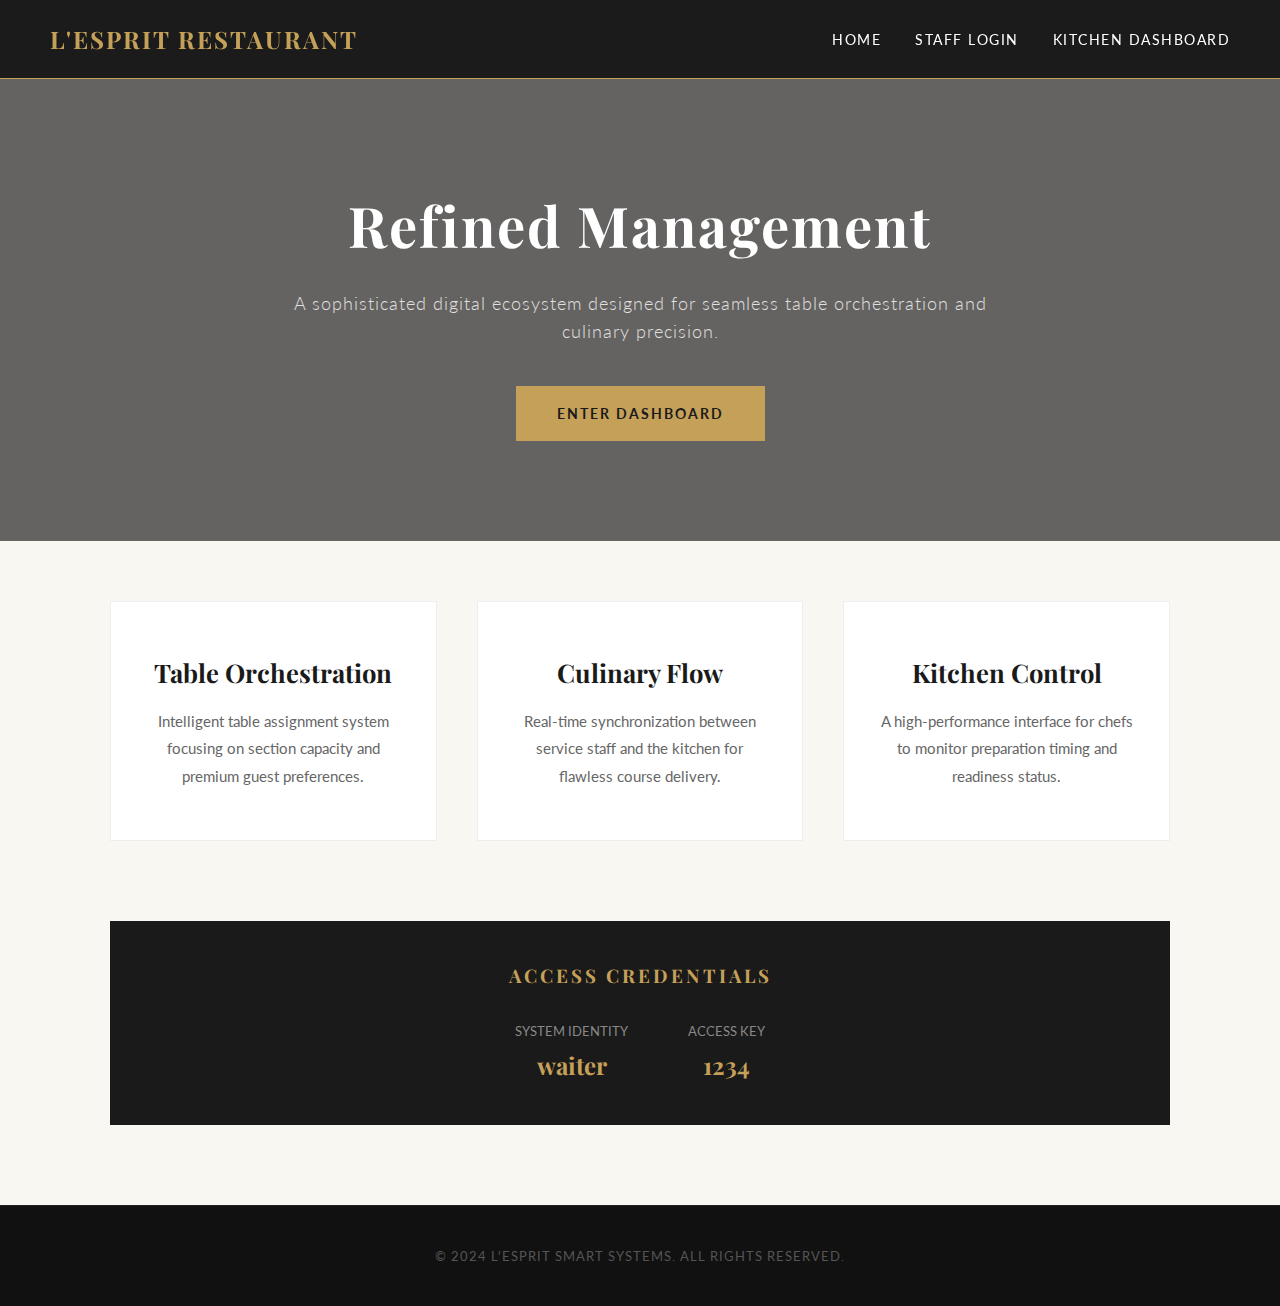
<file: index.html>
<!doctype html>
<html lang="en">
<head>
  <meta charset="utf-8" />
  <title>Smart Restaurant - Management System</title>
  <meta name="viewport" content="width=device-width,initial-scale=1" />
  <link href="https://fonts.googleapis.com/css2?family=Lato:wght@300;400;700&family=Playfair+Display:ital,wght@0,400;0,700;1,400&display=swap" rel="stylesheet">
  <link rel="stylesheet" href="style.css">
</head>
<body>

  <nav>
    <div class="brand">L'ESPRIT RESTAURANT</div>
    <div class="nav-links">
      <a href="index.html">Home</a>
      <a href="login.html">Staff Login</a>
      <a href="kitchen.html">Kitchen Dashboard</a>
    </div>
  </nav>

  <div class="hero">
    <h1>Refined Management</h1>
    <p>A sophisticated digital ecosystem designed for seamless table orchestration and culinary precision.</p>
    <a href="login.html" class="btn">Enter Dashboard</a>
  </div>

  <div class="container">
    <div class="features">
      <div class="feature-card">
        <h2>Table Orchestration</h2>
        <p>Intelligent table assignment system focusing on section capacity and premium guest preferences.</p>
      </div>
      <div class="feature-card">
        <h2>Culinary Flow</h2>
        <p>Real-time synchronization between service staff and the kitchen for flawless course delivery.</p>
      </div>
      <div class="feature-card">
        <h2>Kitchen Control</h2>
        <p>A high-performance interface for chefs to monitor preparation timing and readiness status.</p>
      </div>
    </div>

    <div class="demo-info">
      <h3>Access Credentials</h3>
      <div class="credentials-grid">
        <div class="cred-item">
          <div class="label">System Identity</div>
          <div class="value">waiter</div>
        </div>
        <div class="cred-item">
          <div class="label">Access Key</div>
          <div class="value">1234</div>
        </div>
      </div>
    </div>
  </div>

  <footer>
    <p>&copy; 2024 L'ESPRIT SMART SYSTEMS. ALL RIGHTS RESERVED.</p>
  </footer>

</body>
</html>
</file>
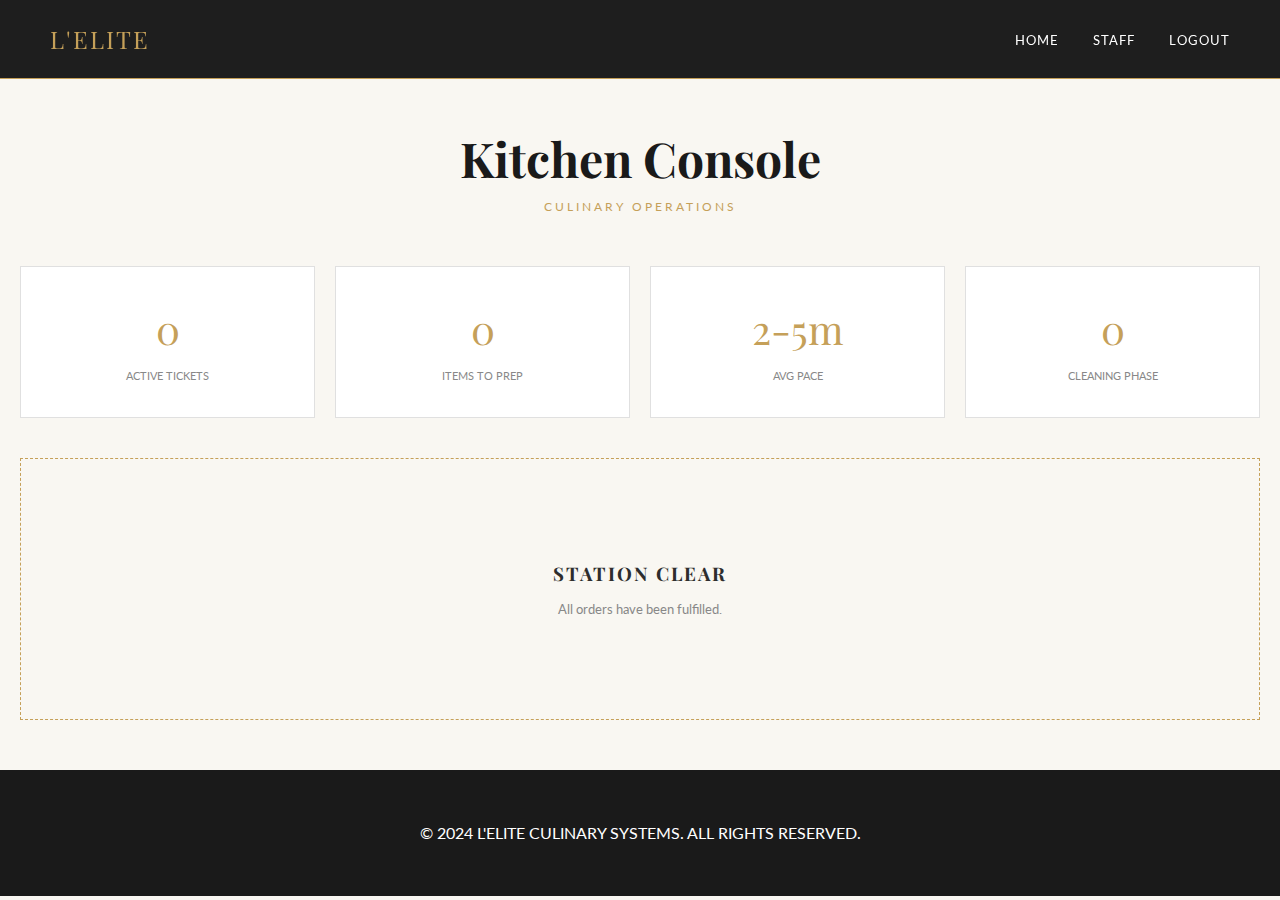
<file: kitchen.html>
<!doctype html>
<html lang="en">
<head>
  <meta charset="utf-8" />
  <title>Kitchen Management - L'Elite</title>
  <meta name="viewport" content="width=device-width,initial-scale=1" />
  <link href="https://fonts.googleapis.com/css2?family=Lato:wght@300;400;700&family=Playfair+Display:ital,wght@0,400;0,700;1,400&display=swap" rel="stylesheet">
  <link rel="stylesheet" href="kitchen.css">
</head>
<body>

  <nav>
    <div class="logo">L'ELITE</div>
    <div class="nav-links">
      <a href="index.html">Home</a>
      <a href="waiter.html">Staff</a>
      <a href="login.html">Logout</a>
    </div>
  </nav>

  <div class="container">
    <div class="dashboard-header">
      <h1>Kitchen Console</h1>
      <p style="text-transform: uppercase; letter-spacing: 3px; font-size: 0.75rem; color: var(--accent-color);">Culinary Operations</p>
    </div>

    <div class="stats-grid">
      <div class="stat-card">
        <span class="stat-number" id="totalOrders">0</span>
        <span class="stat-label">Active Tickets</span>
      </div>
      <div class="stat-card">
        <span class="stat-number" id="totalDishes">0</span>
        <span class="stat-label">Items to Prep</span>
      </div>
      <div class="stat-card">
        <span class="stat-number">2-5m</span>
        <span class="stat-label">Avg Pace</span>
      </div>
      <div class="stat-card">
        <span class="stat-number" id="tablesCooking">0</span>
        <span class="stat-label">Cleaning Phase</span>
      </div>
    </div>

    <div class="kitchen-grid" id="kitchenGrid"></div>
  </div>

  <footer>
    <p>&copy; 2024 L'ELITE CULINARY SYSTEMS. ALL RIGHTS RESERVED.</p>
  </footer>

  <div id="toastContainer"></div>

  <script>
    function loadTables() {
      return JSON.parse(localStorage.getItem('tablesState')) || [];
    }

    function saveTables(tables) {
      localStorage.setItem('tablesState', JSON.stringify(tables));
    }

    function showToast(msg) {
      const container = document.getElementById('toastContainer');
      const t = document.createElement('div');
      t.className = 'toast';
      t.textContent = msg;
      container.appendChild(t);
      setTimeout(() => t.remove(), 4000);
    }

    function updateStats() {
      const tables = loadTables();
      const active = tables.filter(t => t.status === 'Occupied' || t.status === 'Cleaning');
      
      let dishCount = 0;
      active.forEach(t => {
        t.dishes.forEach(d => dishCount += parseInt(d.qty));
      });

      document.getElementById('totalOrders').textContent = active.length;
      document.getElementById('totalDishes').textContent = dishCount;
      document.getElementById('tablesCooking').textContent = tables.filter(t => t.status === 'Cleaning').length;
    }

    function renderKitchen() {
      const grid = document.getElementById('kitchenGrid');
      const tables = loadTables();
      const pending = tables.filter(t => t.status === 'Occupied' || t.status === 'Cleaning');

      if (pending.length === 0) {
        grid.innerHTML = `
          <div class="empty-state">
            <h3 style="text-transform: uppercase; letter-spacing: 2px;">Station Clear</h3>
            <p style="font-size: 0.8rem; color: #888; margin-top: 10px;">All orders have been fulfilled.</p>
          </div>
        `;
        return;
      }

      grid.innerHTML = pending.map(table => `
        <div class="order-card">
          <div class="order-header">
            <div>
              <div class="table-id">${table.id}</div>
              <div style="font-size:0.65rem; color:#888; text-transform:uppercase;">${table.section} Section</div>
            </div>
            <div class="status-badge">${table.status}</div>
          </div>
          
          <div class="order-info">
            <div class="detail-row">
              <span class="detail-label">Guest</span>
              <span style="font-weight:700;">${table.notes || 'Guest'}</span>
            </div>
            <div class="detail-row">
              <span class="detail-label">Time</span>
              <span>${new Date(table.time).toLocaleTimeString([], {hour: '2-digit', minute:'2-digit'})}</span>
            </div>
          </div>
          
          <div class="dishes-list">
            ${table.dishes.map(dish => `
              <div class="dish-item">
                <span>${dish.name}</span>
                <span class="dish-qty">x${dish.qty}</span>
              </div>
            `).join('')}
          </div>
          
          <div class="action-group">
            <button class="btn btn-clean" onclick="updateStatus('${table.id}', 'Cleaning')">Cleaning</button>
            <button class="btn btn-ready" onclick="updateStatus('${table.id}', 'Available')">Fulfill</button>
          </div>
        </div>
      `).join('');
    }

    window.updateStatus = (id, status) => {
      const tables = loadTables();
      const t = tables.find(x => x.id === id);
      if (!t) return;

      t.status = status;
      if (status === 'Available') {
        t.notes = '';
        t.dishes = [];
      }
      t.time = Date.now();

      saveTables(tables);
      renderKitchen();
      updateStats();
      showToast(`Order ${id} Updated to ${status}`);
    };

    function refresh() {
      renderKitchen();
      updateStats();
    }

    refresh();
    setInterval(refresh, 4000);
  </script>
</body>
</html>
</file>
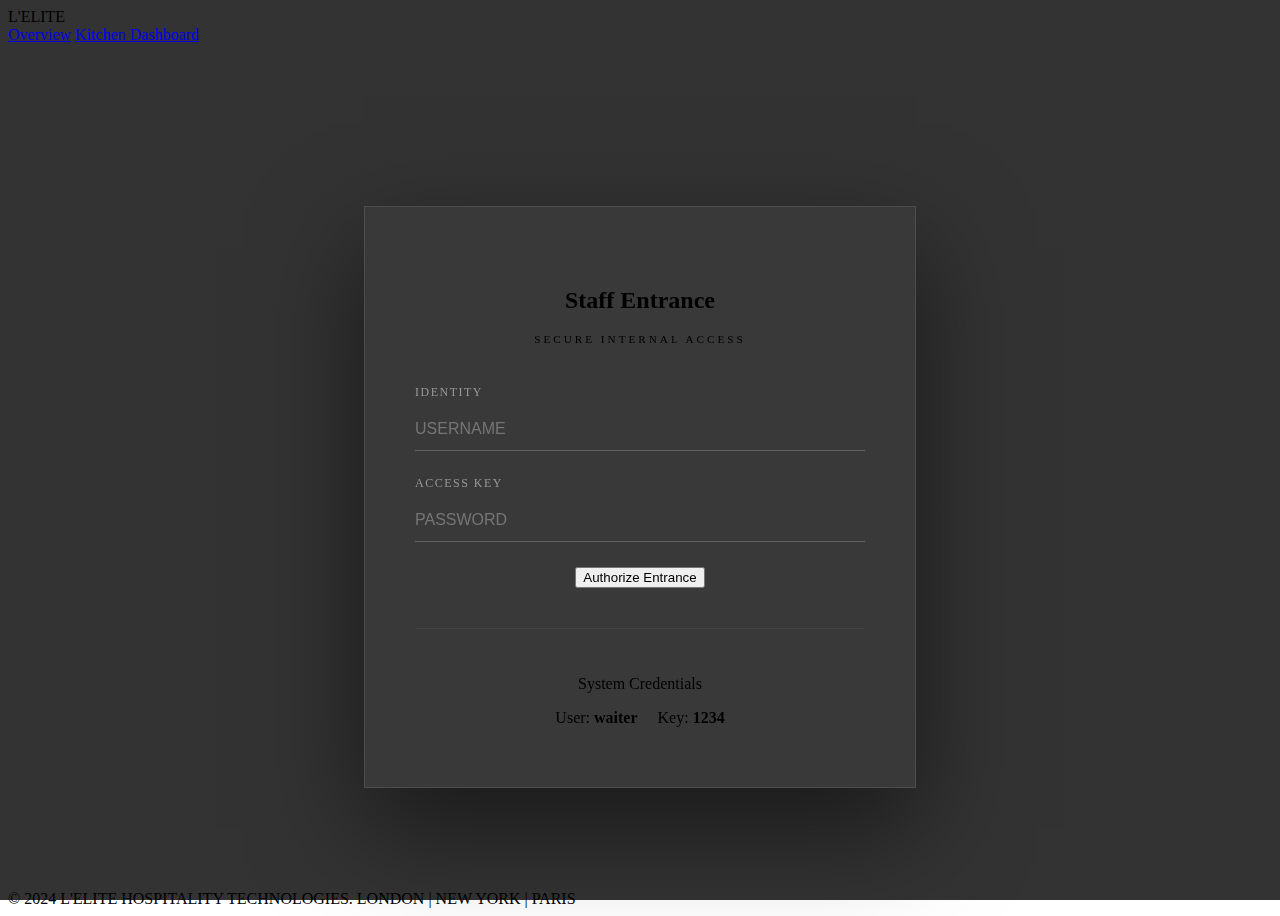
<file: login.html>
<!doctype html>
<html lang="en">
<head>
  <meta charset="utf-8" />
  <title>Staff Entrance - L'Elite Management</title>
  <meta name="viewport" content="width=device-width,initial-scale=1" />
  <link href="https://fonts.googleapis.com/css2?family=Lato:wght@300;400;700&family=Playfair+Display:ital,wght@0,400;0,700;1,400&display=swap" rel="stylesheet">
  <link rel="stylesheet" href="style1.css">
</head>
<body class="login-body">

  <nav>
    <div class="brand">L'ELITE</div>
    <div class="nav-links">
      <a href="index.html">Overview</a>
      <a href="kitchen.html">Kitchen Dashboard</a>
    </div>
  </nav>

  <div class="login-wrapper">
    <div class="login-card">
      <h2>Staff Entrance</h2>
      <span class="subtitle">Secure Internal Access</span>
      
      <form id="loginForm">
        <div class="form-group">
          <label>Identity</label>
          <input id="username" placeholder="USERNAME" required autocomplete="off">
        </div>
        <div class="form-group">
          <label>Access Key</label>
          <input id="password" type="password" placeholder="PASSWORD" required>
        </div>
        <button type="submit" class="btn">Authorize Entrance</button>
      </form>

      <div class="demo-info">
        <p>System Credentials</p>
        <div class="demo-creds">
          <span>User: <strong>waiter</strong></span>
          <span>Key: <strong>1234</strong></span>
        </div>
      </div>
    </div>
  </div>

  <footer>
    &copy; 2024 L'ELITE HOSPITALITY TECHNOLOGIES. LONDON | NEW YORK | PARIS
  </footer>

  <script>
    const credentials = {username: 'waiter', password: '1234'};
    
    document.getElementById('loginForm').addEventListener('submit', function(e) {
      e.preventDefault();
      const user = document.getElementById('username').value.trim();
      const pass = document.getElementById('password').value.trim();
      
      if(user === credentials.username && pass === credentials.password) {
        document.querySelector('.login-card').style.opacity = '0';
        setTimeout(() => {
          window.location.href = 'waiter.html';
        }, 500);
      } else {
        alert('Authorization Failed: Invalid Credentials');
        document.getElementById('password').value = '';
      }
    });
  </script>
</body>
</html>
</file>
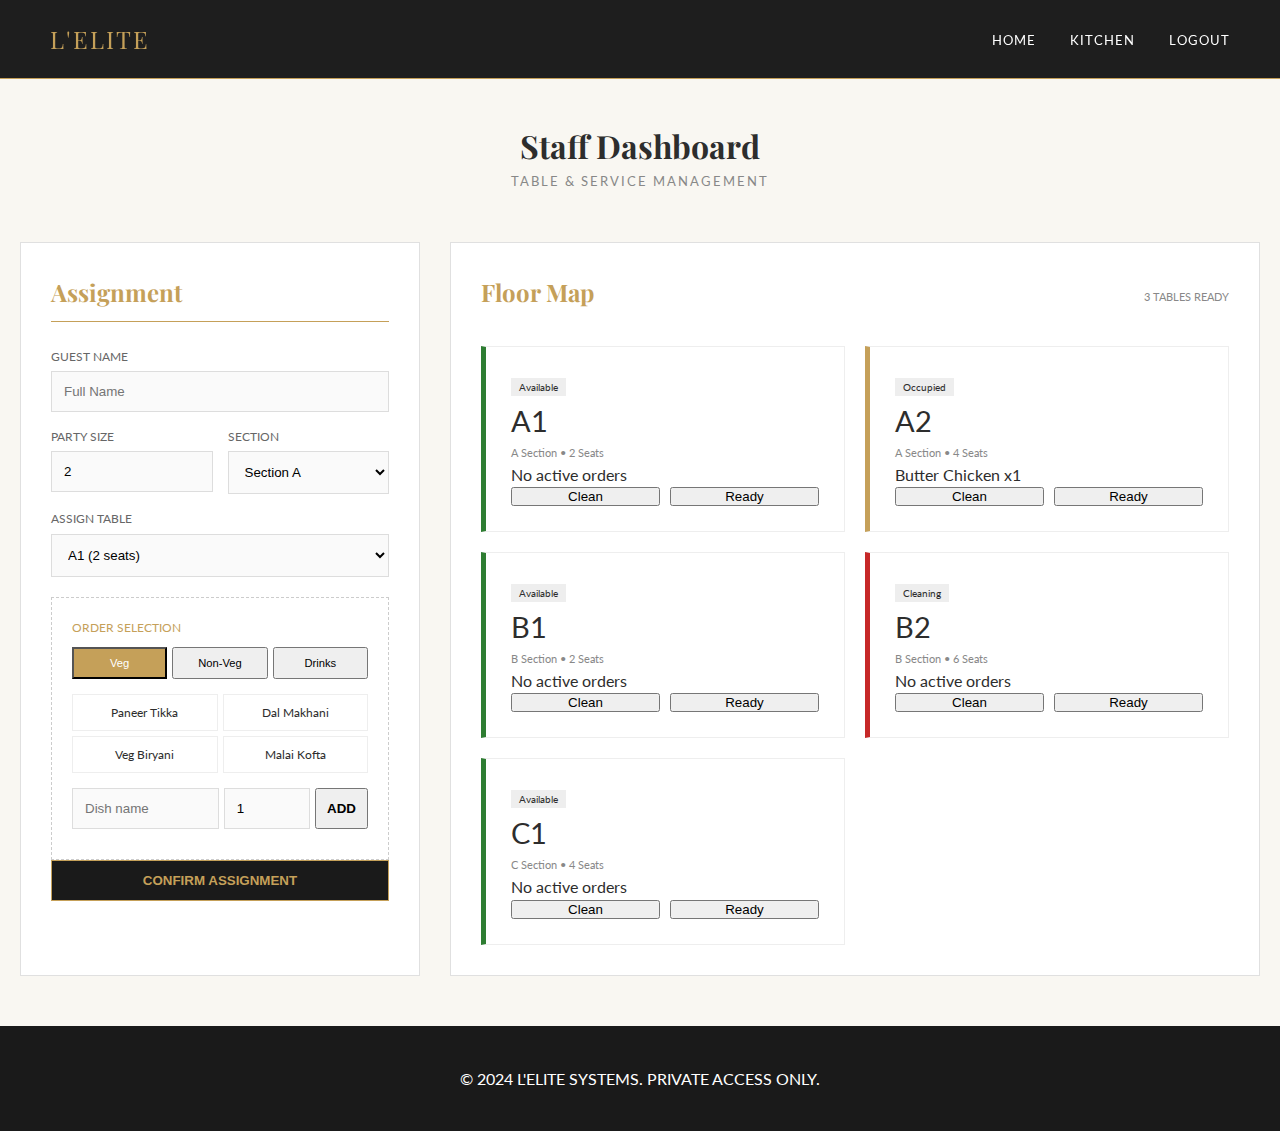
<file: waiter.html>
<!doctype html>
<html lang="en">
<head>
  <meta charset="utf-8" />
  <title>Staff Dashboard - L'Elite</title>
  <meta name="viewport" content="width=device-width,initial-scale=1" />
  <link href="https://fonts.googleapis.com/css2?family=Lato:wght@300;400;700&family=Playfair+Display:ital,wght@0,400;0,700;1,400&display=swap" rel="stylesheet">
  <link rel="stylesheet" href="dashboard.css">
</head>
<body>

  <nav>
    <div class="logo">L'ELITE</div>
    <div class="nav-links">
      <a href="index.html">Home</a>
      <a href="kitchen.html">Kitchen</a>
      <a href="login.html">Logout</a>
    </div>
  </nav>

  <div class="container">
    <div class="dashboard-header">
      <h1>Staff Dashboard</h1>
      <p style="text-transform: uppercase; letter-spacing: 2px; font-size: 0.8rem; color: #888;">Table & Service Management</p>
    </div>

    <div class="dashboard-grid">
      <div class="panel">
        <h2 class="panel-title">Assignment</h2>
        <form id="assignForm">
          <label>Guest Name</label>
          <input id="custName" placeholder="Full Name" required>

          <div style="display:grid;grid-template-columns:1fr 1fr;gap:15px;">
            <div>
              <label>Party Size</label>
              <input id="groupSize" type="number" min="1" value="2">
            </div>
            <div>
              <label>Section</label>
              <select id="sectionSelect">
                <option value="A">Section A</option>
                <option value="B">Section B</option>
                <option value="C">Section C</option>
              </select>
            </div>
          </div>

          <label>Assign Table</label>
          <select id="tableSelect"></select>

          <div class="dishes-area">
            <p style="font-size:0.75rem; text-transform:uppercase; margin-bottom:10px; color:var(--accent-color);">Order Selection</p>
            <div class="category-tabs">
              <button type="button" class="tab active" data-category="veg">Veg</button>
              <button type="button" class="tab" data-category="nonveg">Non-Veg</button>
              <button type="button" class="tab" data-category="beverages">Drinks</button>
            </div>
            <div class="popular-grid" id="popularDishes"></div>
            
            <div style="display:flex; gap:5px;">
              <input id="dishName" placeholder="Dish name" style="flex:2">
              <input id="dishQty" type="number" value="1" style="flex:1">
              <button type="button" class="btn btn-ghost" id="addDish" style="padding:10px;">Add</button>
            </div>
            <div id="dishList" style="margin-top:10px;"></div>
          </div>

          <button type="submit" class="btn btn-primary">Confirm Assignment</button>
        </form>
      </div>

      <div class="panel">
        <div style="display:flex; justify-content:space-between; align-items:center; margin-bottom:25px;">
          <h2 class="panel-title" style="margin:0; border:0;">Floor Map</h2>
          <span id="stats" style="font-size:0.7rem; color:#888; text-transform:uppercase;"></span>
        </div>
        <div id="tablesGrid" class="tables-container"></div>
      </div>
    </div>
  </div>

  <footer>
    <p>&copy; 2024 L'ELITE SYSTEMS. PRIVATE ACCESS ONLY.</p>
  </footer>

  <div id="toastContainer"></div>

  <script>
    const dishCategories = {
      veg: ['Paneer Tikka', 'Dal Makhani', 'Veg Biryani', 'Malai Kofta'],
      nonveg: ['Butter Chicken', 'Chicken Tikka', 'Mutton Rogan', 'Fish Curry'],
      beverages: ['Wine', 'Sparkling Water', 'Mocktail', 'Espresso']
    };

    const defaultTables = [
      {id:'A1',section:'A',capacity:2,status:'Available',dishes:[]},
      {id:'A2',section:'A',capacity:4,status:'Occupied',dishes:[{name:'Butter Chicken',qty:1}]},
      {id:'B1',section:'B',capacity:2,status:'Available',dishes:[]},
      {id:'B2',section:'B',capacity:6,status:'Cleaning',dishes:[]},
      {id:'C1',section:'C',capacity:4,status:'Available',dishes:[]}
    ];

    let tables = JSON.parse(localStorage.getItem('tablesState')) || defaultTables;
    let currentDishes = [];
    let currentCategory = 'veg';

    function save() { localStorage.setItem('tablesState', JSON.stringify(tables)); }

    function showToast(msg) {
      const t = document.createElement('div');
      t.className = 'toast';
      t.textContent = msg;
      document.getElementById('toastContainer').appendChild(t);
      setTimeout(() => t.remove(), 3000);
    }

    function renderPopular() {
      const container = document.getElementById('popularDishes');
      container.innerHTML = dishCategories[currentCategory].map(d => 
        `<div class="popular-item" onclick="addPopular('${d}')">${d}</div>`
      ).join('');
    }

    window.addPopular = (name) => {
      document.getElementById('dishName').value = name;
    };

    function renderTables() {
      const grid = document.getElementById('tablesGrid');
      grid.innerHTML = tables.map(t => `
        <div class="table-card ${t.status.toLowerCase()}">
          <span class="status-tag">${t.status}</span>
          <div class="table-id">${t.id}</div>
          <div style="font-size:0.7rem; color:#888;">${t.section} Section • ${t.capacity} Seats</div>
          <div class="order-summary">
            ${t.dishes.length ? t.dishes.map(d => `${d.name} x${d.qty}`).join('<br>') : 'No active orders'}
          </div>
          <div class="table-actions">
            <button class="action-btn" onclick="updateStatus('${t.id}','Cleaning')">Clean</button>
            <button class="action-btn" onclick="updateStatus('${t.id}','Available')">Ready</button>
          </div>
        </div>
      `).join('');
      
      const avail = tables.filter(t => t.status === 'Available').length;
      document.getElementById('stats').textContent = `${avail} Tables Ready`;
      renderOptions();
    }

    function renderOptions() {
      const sel = document.getElementById('tableSelect');
      const sec = document.getElementById('sectionSelect').value;
      const avail = tables.filter(t => t.section === sec && t.status === 'Available');
      sel.innerHTML = avail.map(t => `<option value="${t.id}">${t.id} (${t.capacity} seats)</option>`).join('');
    }

    document.querySelectorAll('.tab').forEach(b => {
      b.onclick = () => {
        document.querySelectorAll('.tab').forEach(x => x.classList.remove('active'));
        b.classList.add('active');
        currentCategory = b.dataset.category;
        renderPopular();
      };
    });

    document.getElementById('addDish').onclick = () => {
      const name = document.getElementById('dishName').value;
      const qty = document.getElementById('dishQty').value;
      if(!name) return;
      currentDishes.push({name, qty});
      document.getElementById('dishList').innerHTML = currentDishes.map(d => 
        `<div class="dish-list-item"><span>${d.name}</span> <span>x${d.qty}</span></div>`
      ).join('');
      document.getElementById('dishName').value = '';
    };

    document.getElementById('assignForm').onsubmit = (e) => {
      e.preventDefault();
      const id = document.getElementById('tableSelect').value;
      if(!id) return showToast('Select a table');
      const t = tables.find(x => x.id === id);
      t.status = 'Occupied';
      t.dishes = [...currentDishes];
      save();
      currentDishes = [];
      document.getElementById('dishList').innerHTML = '';
      e.target.reset();
      renderTables();
      showToast('Assignment Confirmed');
    };

    window.updateStatus = (id, status) => {
      const t = tables.find(x => x.id === id);
      t.status = status;
      if(status === 'Available') t.dishes = [];
      save();
      renderTables();
      showToast(`Table ${id} ${status}`);
    };

    document.getElementById('sectionSelect').onchange = renderOptions;

    // Init
    renderPopular();
    renderTables();
  </script>
</body>
</html>
</file>
<file: style.css>
:root {
  --primary-color: #1a1a1a;
  --accent-color: #c5a059; /* Gold accent */
  --bg-color: #f9f7f2;
  --text-dark: #2d2d2d;
  --text-light: #ffffff;
  --font-heading: 'Playfair Display', serif;
  --font-body: 'Lato', sans-serif;
}

* {
  margin: 0;
  padding: 0;
  box-sizing: border-box;
}

body {
  font-family: var(--font-body);
  background-color: var(--bg-color);
  color: var(--text-dark);
  line-height: 1.6;
}

/* Navigation */
nav {
  position: fixed;
  top: 0;
  width: 100%;
  background: rgba(26, 26, 26, 0.98);
  padding: 20px 50px;
  display: flex;
  justify-content: space-between;
  align-items: center;
  z-index: 1000;
  border-bottom: 1px solid var(--accent-color);
}

.brand {
  color: var(--accent-color);
  font-family: var(--font-heading);
  font-size: 1.5rem;
  letter-spacing: 2px;
  text-transform: uppercase;
  font-weight: 700;
}

.nav-links a {
  color: var(--text-light);
  text-decoration: none;
  margin-left: 30px;
  font-size: 0.85rem;
  text-transform: uppercase;
  letter-spacing: 1.5px;
  transition: color 0.3s;
}

.nav-links a:hover {
  color: var(--accent-color);
}

/* Hero Section */
.hero {
  padding: 180px 20px 100px;
  text-align: center;
  background: linear-gradient(rgba(0,0,0,0.6), rgba(0,0,0,0.6)), url('https://images.unsplash.com/photo-1514362545857-3bc16c4c7d1b?auto=format&fit=crop&w=1920&q=80');
  background-size: cover;
  background-position: center;
  color: white;
  margin-bottom: 60px;
}

.hero h1 {
  font-family: var(--font-heading);
  font-size: 3.5rem;
  margin-bottom: 20px;
  letter-spacing: 2px;
}

.hero p {
  font-size: 1.1rem;
  max-width: 700px;
  margin: 0 auto 40px;
  font-weight: 300;
  letter-spacing: 1px;
  color: #e0e0e0;
}

.btn {
  display: inline-block;
  padding: 15px 40px;
  background-color: var(--accent-color);
  color: var(--primary-color);
  text-decoration: none;
  font-weight: 700;
  text-transform: uppercase;
  font-size: 0.9rem;
  letter-spacing: 2px;
  transition: all 0.3s ease;
  border: 1px solid var(--accent-color);
}

.btn:hover {
  background-color: transparent;
  color: var(--accent-color);
}

/* Features Section */
.container {
  max-width: 1100px;
  margin: 0 auto;
  padding: 0 20px;
}

.features {
  display: grid;
  grid-template-columns: repeat(auto-fit, minmax(300px, 1fr));
  gap: 40px;
  margin-top: 40px;
}

.feature-card {
  background: #fff;
  padding: 50px 30px;
  text-align: center;
  border: 1px solid #eee;
  transition: 0.4s;
}

.feature-card:hover {
  border-color: var(--accent-color);
  transform: translateY(-5px);
}

.feature-card h2 {
  font-family: var(--font-heading);
  font-size: 1.6rem;
  margin-bottom: 15px;
  color: var(--primary-color);
}

.feature-card p {
  font-size: 0.95rem;
  color: #666;
  line-height: 1.8;
}

/* Demo Info Section */
.demo-info {
  margin: 80px 0;
  padding: 40px;
  background: var(--primary-color);
  color: var(--accent-color);
  text-align: center;
}

.demo-info h3 {
  font-family: var(--font-heading);
  margin-bottom: 30px;
  text-transform: uppercase;
  letter-spacing: 3px;
}

.credentials-grid {
  display: flex;
  justify-content: center;
  gap: 60px;
}

.cred-item .label {
  font-size: 0.8rem;
  color: #888;
  text-transform: uppercase;
  margin-bottom: 5px;
}

.cred-item .value {
  font-size: 1.5rem;
  font-family: var(--font-heading);
  font-weight: 700;
}

footer {
  background-color: #111;
  color: #555;
  padding: 40px;
  text-align: center;
  border-top: 1px solid #222;
  font-size: 0.8rem;
  letter-spacing: 1px;
}

/* ==========================================
   RESPONSIVE DESIGN (FOR ALL DEVICES)
   ========================================== */

/* Tablet aur Mobile ke liye (992px se niche) */
@media (max-width: 992px) {
  nav {
    padding: 15px 25px;
  }
  .hero h1 {
    font-size: 2.8rem;
  }
}

/* Mobile Devices ke liye (768px se niche) */
@media (max-width: 768px) {
  nav {
    flex-direction: column;
    padding: 10px;
  }
  .nav-links {
    margin-top: 10px;
  }
  .nav-links a {
    margin: 0 10px;
    font-size: 0.75rem;
  }
  .hero {
    padding: 150px 15px 80px;
  }
  .hero h1 {
    font-size: 2.2rem;
  }
  .hero p {
    font-size: 1rem;
  }
  .credentials-grid {
    flex-direction: column;
    gap: 30px;
  }
}

/* Chote Mobile ke liye (480px se niche) */
@media (max-width: 480px) {
  .brand {
    font-size: 1.2rem;
  }
  .feature-card {
    padding: 30px 20px;
  }
  .demo-info {
    padding: 25px 15px;
  }
}
</file>
<file: kitchen.css>
:root {
  --primary-color: #1a1a1a;
  --accent-color: #c5a059;
  --bg-color: #f9f7f2;
  --text-dark: #2d2d2d;
  --text-light: #ffffff;
  --font-heading: 'Playfair Display', serif;
  --font-body: 'Lato', sans-serif;
  --success: #2e7d32;
  --border-color: #e0e0e0;
}

* {
  margin: 0;
  padding: 0;
  box-sizing: border-box;
}

body {
  font-family: var(--font-body);
  background-color: var(--bg-color);
  color: var(--text-dark);
  line-height: 1.6;
}

h1, h2, h3 {
  font-family: var(--font-heading);
}

/* Navigation */
nav {
  position: fixed;
  top: 0;
  width: 100%;
  background: rgba(26, 26, 26, 0.98);
  padding: 20px 50px;
  display: flex;
  justify-content: space-between;
  align-items: center;
  z-index: 1000;
  border-bottom: 1px solid var(--accent-color);
}

.logo {
  color: var(--accent-color);
  font-size: 1.5rem;
  letter-spacing: 2px;
  text-transform: uppercase;
  font-family: var(--font-heading);
}

.nav-links a {
  color: var(--text-light);
  text-decoration: none;
  margin-left: 30px;
  font-size: 0.8rem;
  text-transform: uppercase;
  letter-spacing: 1px;
}

/* Layout */
.container {
  max-width: 1400px;
  margin: 120px auto 50px;
  padding: 0 20px;
}

.dashboard-header {
  text-align: center;
  margin-bottom: 50px;
}

.dashboard-header h1 {
  font-size: 3rem;
  color: var(--primary-color);
}

/* Stats Grid */
.stats-grid {
  display: grid;
  grid-template-columns: repeat(auto-fit, minmax(220px, 1fr));
  gap: 20px;
  margin-bottom: 40px;
}

.stat-card {
  background: #fff;
  padding: 30px;
  border: 1px solid var(--border-color);
  text-align: center;
}

.stat-number {
  font-family: var(--font-heading);
  font-size: 2.5rem;
  color: var(--accent-color);
  display: block;
}

.stat-label {
  font-size: 0.7rem;
  text-transform: uppercase;
  color: #888;
}

/* Kitchen Grid */
.kitchen-grid {
  display: grid;
  grid-template-columns: repeat(auto-fill, minmax(350px, 1fr));
  gap: 30px;
}

.order-card {
  background: #fff;
  border: 1px solid var(--border-color);
  padding: 30px;
  transition: transform 0.3s ease;
}

.order-header {
  display: flex;
  justify-content: space-between;
  border-bottom: 1px solid var(--accent-color);
  padding-bottom: 15px;
  margin-bottom: 20px;
}

.table-id {
  font-size: 2rem;
  color: var(--primary-color);
}

.status-badge {
  font-size: 0.65rem;
  padding: 4px 10px;
  background: var(--bg-color);
  border: 1px solid #ddd;
}

.dishes-list {
  margin: 20px 0;
  background: #fafafa;
  padding: 15px;
  border-left: 2px solid var(--accent-color);
}

.dish-item {
  display: flex;
  justify-content: space-between;
  padding: 5px 0;
  border-bottom: 1px solid #f0f0f0;
}

.dish-qty {
  font-weight: 700;
  color: var(--accent-color);
}

.action-group {
  display: grid;
  grid-template-columns: 1fr 1fr;
  gap: 10px;
}

.btn {
  padding: 12px;
  font-size: 0.7rem;
  font-weight: 700;
  text-transform: uppercase;
  cursor: pointer;
}

.btn-ready {
  background: var(--primary-color);
  color: var(--accent-color);
  border: 1px solid var(--accent-color);
}

.empty-state {
  grid-column: 1/-1;
  text-align: center;
  padding: 100px;
  border: 1px dashed var(--accent-color);
}

.toast {
  position: fixed;
  bottom: 30px;
  right: 30px;
  background: var(--primary-color);
  color: var(--accent-color);
  padding: 15px 30px;
  z-index: 2000;
}

footer {
  background-color: var(--primary-color);
  color: white;
  padding: 50px;
  text-align: center;
}

/* Responsive */
@media (max-width: 768px) {
  nav { padding: 15px 20px; flex-direction: column; }
  .dashboard-header h1 { font-size: 2.2rem; }
  .kitchen-grid { grid-template-columns: 1fr; }
}
</file>
<file: style1.css>
/* ==========================================
   LOGIN PAGE SPECIFIC STYLES
   ========================================== */

.login-body {
  min-height: 100vh;
  display: flex;
  flex-direction: column;
  background: linear-gradient(rgba(15, 15, 15, 0.85), rgba(15, 15, 15, 0.85)), 
              url('https://images.unsplash.com/photo-1514362545857-3bc16c4c7d1b?auto=format&fit=crop&w=1920&q=80');
  background-size: cover;
  background-position: center;
  background-attachment: fixed;
}

.login-wrapper {
  flex: 1;
  display: flex;
  align-items: center;
  justify-content: center;
  padding: 100px 20px 40px;
}

.login-card {
  background: rgba(255, 255, 255, 0.03);
  backdrop-filter: blur(15px);
  -webkit-backdrop-filter: blur(15px);
  border: 1px solid rgba(255, 255, 255, 0.1);
  padding: 60px 50px;
  width: 100%;
  max-width: 450px;
  box-shadow: 0 40px 100px rgba(0,0,0,0.5);
  text-align: center;
  transition: opacity 0.5s ease;
}

.subtitle {
  color: var(--accent-gold);
  text-transform: uppercase;
  font-size: 0.7rem;
  letter-spacing: 3px;
  margin-bottom: 40px;
  display: block;
}

.form-group {
  text-align: left;
  margin-bottom: 25px;
}

label {
  display: block;
  color: #999;
  font-size: 0.75rem;
  text-transform: uppercase;
  letter-spacing: 1.5px;
  margin-bottom: 8px;
}

input {
  width: 100%;
  background: transparent;
  border: none;
  border-bottom: 1px solid rgba(255, 255, 255, 0.2);
  padding: 12px 0;
  color: #fff;
  font-size: 1rem;
  transition: all 0.3s ease;
}

input:focus {
  outline: none;
  border-bottom: 1px solid var(--accent-gold);
}

.demo-info {
  margin-top: 40px;
  padding-top: 30px;
  border-top: 1px solid rgba(255, 255, 255, 0.05);
}

.demo-creds {
  margin-top: 10px;
  display: flex;
  justify-content: center;
  gap: 20px;
}

.demo-creds strong {
  color: var(--accent-gold);
}

/* Login Mobile adjustments */
@media (max-width: 480px) {
  .login-card {
    padding: 40px 20px;
  }
  .login-card h2 {
    font-size: 1.8rem;
  }
}
</file>
<file: dashboard.css>
:root {
  --primary-color: #1a1a1a;
  --accent-color: #c5a059;
  --bg-color: #f9f7f2;
  --text-dark: #2d2d2d;
  --text-light: #ffffff;
  --font-heading: 'Playfair Display', serif;
  --font-body: 'Lato', sans-serif;
  --success: #2e7d32;
  --danger: #c62828;
}

* {
  margin: 0;
  padding: 0;
  box-sizing: border-box;
}

body {
  font-family: var(--font-body);
  background-color: var(--bg-color);
  color: var(--text-dark);
  line-height: 1.6;
}

h1, h2, h3 {
  font-family: var(--font-heading);
}

/* Navigation */
nav {
  position: fixed;
  top: 0;
  width: 100%;
  background: rgba(26, 26, 26, 0.98);
  padding: 20px 50px;
  display: flex;
  justify-content: space-between;
  align-items: center;
  z-index: 1000;
  border-bottom: 1px solid var(--accent-color);
}

.logo {
  color: var(--accent-color);
  font-size: 1.5rem;
  letter-spacing: 2px;
  text-transform: uppercase;
  font-family: var(--font-heading);
}

.nav-links a {
  color: var(--text-light);
  text-decoration: none;
  margin-left: 30px;
  font-size: 0.8rem;
  text-transform: uppercase;
  letter-spacing: 1px;
}

/* Dashboard Layout */
.container {
  max-width: 1300px;
  margin: 120px auto 50px;
  padding: 0 20px;
}

.dashboard-header {
  text-align: center;
  margin-bottom: 50px;
}

.dashboard-grid {
  display: grid;
  grid-template-columns: 400px 1fr;
  gap: 30px;
}

/* Panels */
.panel {
  background: #fff;
  padding: 30px;
  border: 1px solid #e0e0e0;
}

.panel-title {
  font-size: 1.5rem;
  color: var(--accent-color);
  margin-bottom: 25px;
  border-bottom: 1px solid var(--accent-color);
  padding-bottom: 10px;
}

/* Form Elements */
label {
  display: block;
  font-size: 0.75rem;
  text-transform: uppercase;
  margin: 15px 0 5px;
  color: #666;
}

input, select, textarea {
  width: 100%;
  padding: 12px;
  border: 1px solid #ddd;
  background: #fafafa;
}

.btn {
  padding: 12px 20px;
  text-transform: uppercase;
  font-weight: 700;
  cursor: pointer;
}

.btn-primary {
  background: var(--primary-color);
  color: var(--accent-color);
  border: 1px solid var(--accent-color);
  width: 100%;
}

/* Dishes Area */
.dishes-area {
  margin-top: 20px;
  padding: 20px;
  border: 1px dashed #ccc;
}

.category-tabs {
  display: flex;
  gap: 5px;
  margin-bottom: 15px;
}

.tab {
  flex: 1;
  padding: 8px;
  font-size: 0.7rem;
  cursor: pointer;
}

.tab.active {
  background: var(--accent-color);
  color: white;
}

.popular-grid {
  display: grid;
  grid-template-columns: 1fr 1fr;
  gap: 5px;
  margin-bottom: 15px;
}

.popular-item {
  font-size: 0.75rem;
  padding: 8px;
  background: #fff;
  border: 1px solid #eee;
  text-align: center;
  cursor: pointer;
}

/* Table Cards */
.tables-container {
  display: grid;
  grid-template-columns: repeat(auto-fill, minmax(280px, 1fr));
  gap: 20px;
}

.table-card {
  background: #fff;
  padding: 25px;
  border: 1px solid #eee;
}

.table-card.occupied { border-left: 5px solid var(--accent-color); }
.table-card.available { border-left: 5px solid var(--success); }
.table-card.cleaning { border-left: 5px solid var(--danger); }

.table-id { font-size: 1.8rem; }

.status-tag {
  font-size: 0.65rem;
  background: #eee;
  padding: 3px 8px;
}

.table-actions {
  display: grid;
  grid-template-columns: 1fr 1fr;
  gap: 10px;
}

.toast {
  position: fixed;
  bottom: 20px;
  right: 20px;
  background: var(--primary-color);
  color: var(--accent-color);
  padding: 15px 30px;
  z-index: 2000;
}

footer {
  background-color: var(--primary-color);
  color: white;
  padding: 40px;
  text-align: center;
}

/* Responsive Media Queries */
@media (max-width: 1100px) {
  .dashboard-grid { grid-template-columns: 1fr; }
}

@media (max-width: 768px) {
  nav { padding: 15px 20px; flex-direction: column; }
  .nav-links { margin-top: 10px; }
  .nav-links a { margin: 0 10px; }
  .container { margin-top: 150px; }
}
</file>
